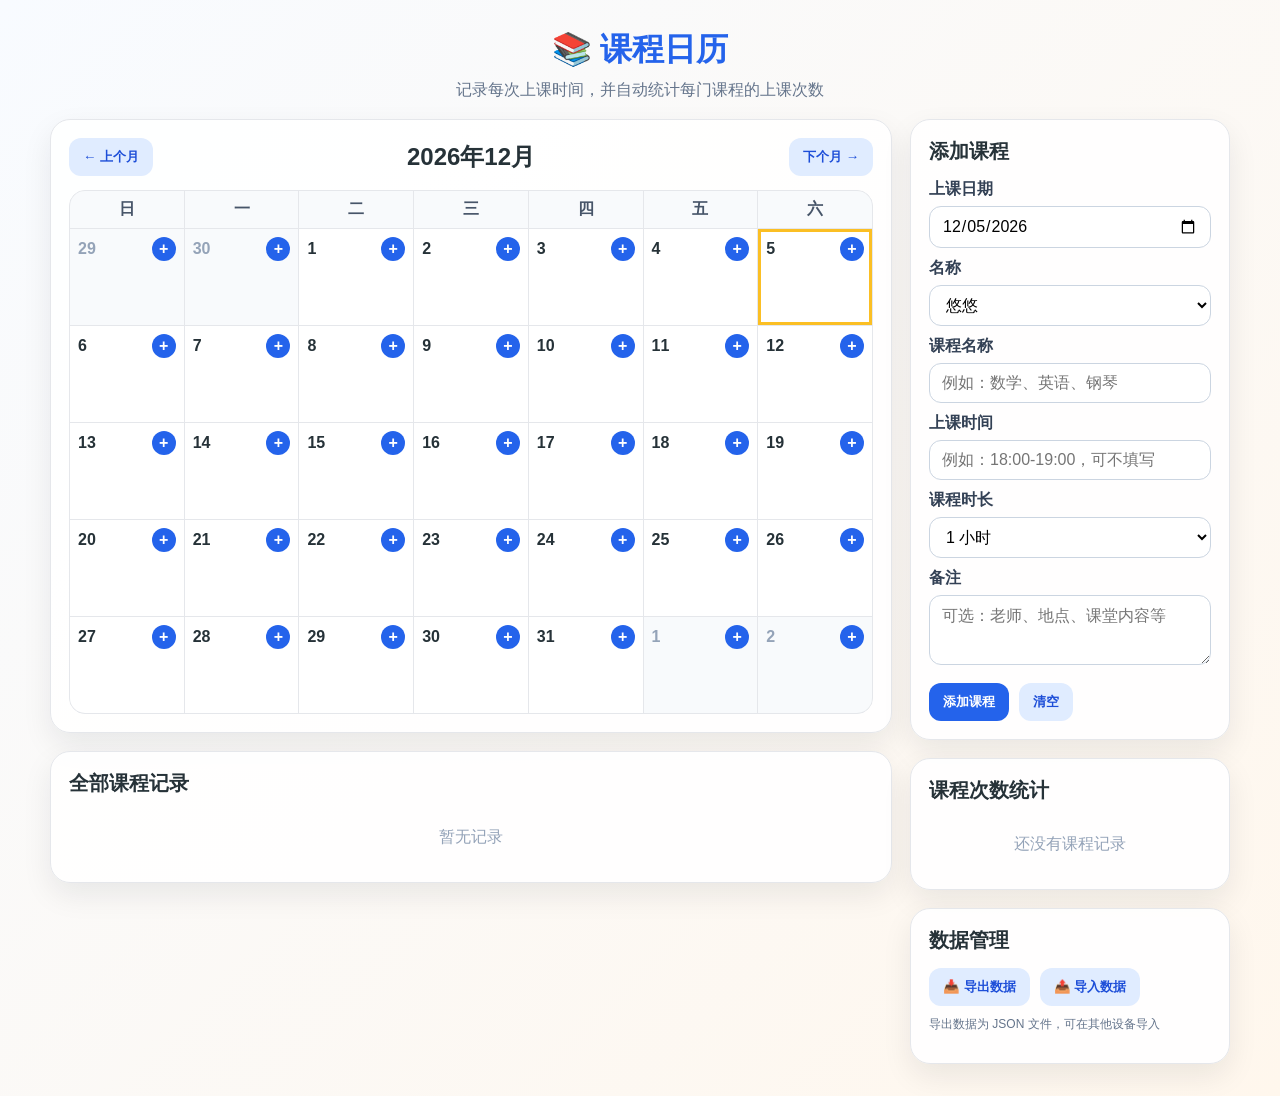
<file: index.html>
<!doctype html>
<html lang="zh-CN">
<head>
  <meta charset="UTF-8" />
  <meta name="viewport" content="width=device-width, initial-scale=1.0" />
  <title>课程日历</title>
  <link rel="stylesheet" href="style.css">
</head>
<body>
  <header>
    <h1>📚 课程日历</h1>
    <p>记录每次上课时间，并自动统计每门课程的上课次数</p>
  </header>

  <main class="container">
    <div class="main-column">
      <section class="card">
        <div class="toolbar">
          <button class="secondary" id="prevMonth">← 上个月</button>
          <div class="month-title" id="monthTitle"></div>
          <button class="secondary" id="nextMonth">下个月 →</button>
        </div>
        <div class="calendar" id="calendar"></div>
      </section>

      <section class="card">
        <h2>全部课程记录</h2>
        <div id="records" class="records-list"></div>
      </section>
    </div>

    <aside class="side">
      <section class="card">
        <h2>添加课程</h2>
        <form id="lessonForm">
          <label for="lessonDate">上课日期</label>
          <input type="date" id="lessonDate" required />

          <label for="studentName">名称</label>
          <select id="studentName">
            <option value="悠悠" selected>悠悠</option>
            <option value="露露">露露</option>
            <option value="">不填写</option>
          </select>

          <label for="courseName">课程名称</label>
          <input type="text" id="courseName" placeholder="例如：数学、英语、钢琴" required />

          <label for="lessonTime">上课时间</label>
          <input type="text" id="lessonTime" placeholder="例如：18:00-19:00，可不填写" />

          <label for="lessonDuration">课程时长</label>
          <select id="lessonDuration">
            <option value="0.5">0.5 小时</option>
            <option value="1" selected>1 小时</option>
            <option value="1.5">1.5 小时</option>
            <option value="2">2 小时</option>
          </select>

          <label for="lessonNote">备注</label>
          <textarea id="lessonNote" placeholder="可选：老师、地点、课堂内容等"></textarea>

          <div class="form-actions">
            <button type="submit" id="submitLesson">添加课程</button>
            <button type="button" class="secondary" id="clearForm">清空</button>
          </div>
          <div class="edit-hint" id="editHint" hidden>正在编辑课程记录</div>
        </form>
      </section>

      <section class="card">
        <h2>课程次数统计</h2>
        <div id="stats" class="stats-list"></div>
      </section>

      <section class="card">
        <h2>数据管理</h2>
        <div class="form-actions">
          <button type="button" class="secondary" id="exportData">📥 导出数据</button>
          <button type="button" class="secondary" id="importData">📤 导入数据</button>
        </div>
        <input type="file" id="fileInput" accept=".json" style="display: none;">
        <p style="font-size: 12px; color: #64748b; margin-top: 10px;">导出数据为 JSON 文件，可在其他设备导入</p>
      </section>
    </aside>
  </main>

  <script src="app.js"></script>
</body>
</html>
</file>
<file: style.css>
* {
  box-sizing: border-box;
}

body {
  margin: 0;
  font-family: -apple-system, BlinkMacSystemFont, "Segoe UI", "Microsoft YaHei", sans-serif;
  background: linear-gradient(135deg, #f8fbff 0%, #fff7ed 100%);
  color: #263238;
}

header {
  padding: 28px 20px 18px;
  text-align: center;
}

header h1 {
  margin: 0 0 8px;
  font-size: 32px;
  color: #2463eb;
}

header p {
  margin: 0;
  color: #64748b;
}

.container {
  width: min(1180px, calc(100% - 32px));
  margin: 0 auto 32px;
  display: grid;
  grid-template-columns: 1fr 320px;
  gap: 18px;
}

.card {
  background: rgba(255,255,255,.92);
  border: 1px solid #e5e7eb;
  border-radius: 20px;
  box-shadow: 0 12px 30px rgba(15, 23, 42, .08);
  padding: 18px;
}

.toolbar {
  display: flex;
  justify-content: space-between;
  align-items: center;
  gap: 12px;
  margin-bottom: 14px;
}

.month-title {
  font-size: 24px;
  font-weight: 800;
}

button {
  border: 0;
  border-radius: 12px;
  padding: 10px 14px;
  background: #2463eb;
  color: white;
  font-weight: 700;
  cursor: pointer;
}

button:hover {
  background: #1d4ed8;
}

button.secondary {
  background: #e0ecff;
  color: #1d4ed8;
}

button.danger {
  background: #fee2e2;
  color: #b91c1c;
  padding: 4px 8px;
  font-size: 12px;
}

.main-column {
  display: flex;
  flex-direction: column;
  gap: 18px;
}

.calendar {
  display: grid;
  grid-template-columns: repeat(7, 1fr);
  border: 1px solid #e5e7eb;
  border-radius: 16px;
  overflow: hidden;
  background: #e5e7eb;
  gap: 1px;
}

.weekday, .day {
  background: white;
  min-height: 96px;
  padding: 8px;
}

.weekday {
  min-height: auto;
  text-align: center;
  font-weight: 800;
  color: #475569;
  background: #f8fafc;
}

.day.muted {
  background: #f8fafc;
  color: #94a3b8;
}

.day.today {
  outline: 3px solid #fbbf24;
  outline-offset: -3px;
}

.date-row {
  display: flex;
  justify-content: space-between;
  align-items: center;
  font-weight: 800;
  margin-bottom: 6px;
}

.add-mini {
  width: 24px;
  height: 24px;
  padding: 0;
  border-radius: 999px;
  font-size: 16px;
  line-height: 24px;
}

.lesson {
  margin-top: 5px;
  padding: 5px 6px;
  border-radius: 9px;
  background: #eff6ff;
  border-left: 4px solid #3b82f6;
  font-size: 12px;
  line-height: 1.35;
}

.lesson strong {
  display: block;
  color: #1e40af;
}

.side {
  display: flex;
  flex-direction: column;
  gap: 18px;
}

h2 {
  margin: 0 0 14px;
  font-size: 20px;
}

label {
  display: block;
  margin: 10px 0 6px;
  font-weight: 700;
  color: #334155;
}

input, select, textarea {
  width: 100%;
  padding: 10px 12px;
  border: 1px solid #cbd5e1;
  border-radius: 12px;
  font: inherit;
  background: white;
}

textarea {
  resize: vertical;
  min-height: 70px;
}

.form-actions {
  display: flex;
  gap: 10px;
  margin-top: 14px;
  flex-wrap: wrap;
}

.edit-hint {
  margin-top: 10px;
  color: #2563eb;
  font-size: 13px;
  font-weight: 700;
}

.stats-list {
  display: flex;
  flex-direction: column;
  gap: 8px;
}

.records-list {
  display: grid;
  grid-template-columns: repeat(auto-fit, minmax(220px, 1fr));
  gap: 12px;
}

.stat-item, .record-item {
  display: flex;
  justify-content: space-between;
  align-items: center;
  gap: 10px;
  background: #f8fafc;
  border: 1px solid #e2e8f0;
  padding: 10px;
  border-radius: 12px;
}

.subject-group {
  background: #f8fafc;
  border: 1px solid #e2e8f0;
  border-radius: 14px;
  padding: 12px;
}

.subject-header {
  display: flex;
  justify-content: space-between;
  align-items: center;
  gap: 10px;
  margin-bottom: 10px;
}

.subject-header h3 {
  margin: 0;
  font-size: 18px;
  color: #1e40af;
}

.subject-items {
  display: flex;
  flex-direction: column;
  gap: 8px;
}

.record-item {
  align-items: flex-start;
  background: white;
}

.record-actions {
  display: flex;
  gap: 6px;
  flex-shrink: 0;
}

.record-actions button {
  padding: 4px 8px;
  font-size: 12px;
}

.count {
  min-width: 54px;
  text-align: center;
  background: #dcfce7;
  color: #166534;
  border-radius: 999px;
  padding: 4px 10px;
  font-weight: 800;
}

.empty {
  color: #94a3b8;
  text-align: center;
  padding: 16px 0;
}

@media (max-width: 860px) {
  .container {
    grid-template-columns: 1fr;
  }
  .weekday, .day {
    min-height: 82px;
    padding: 6px;
  }
  header h1 {
    font-size: 26px;
  }
}
</file>
